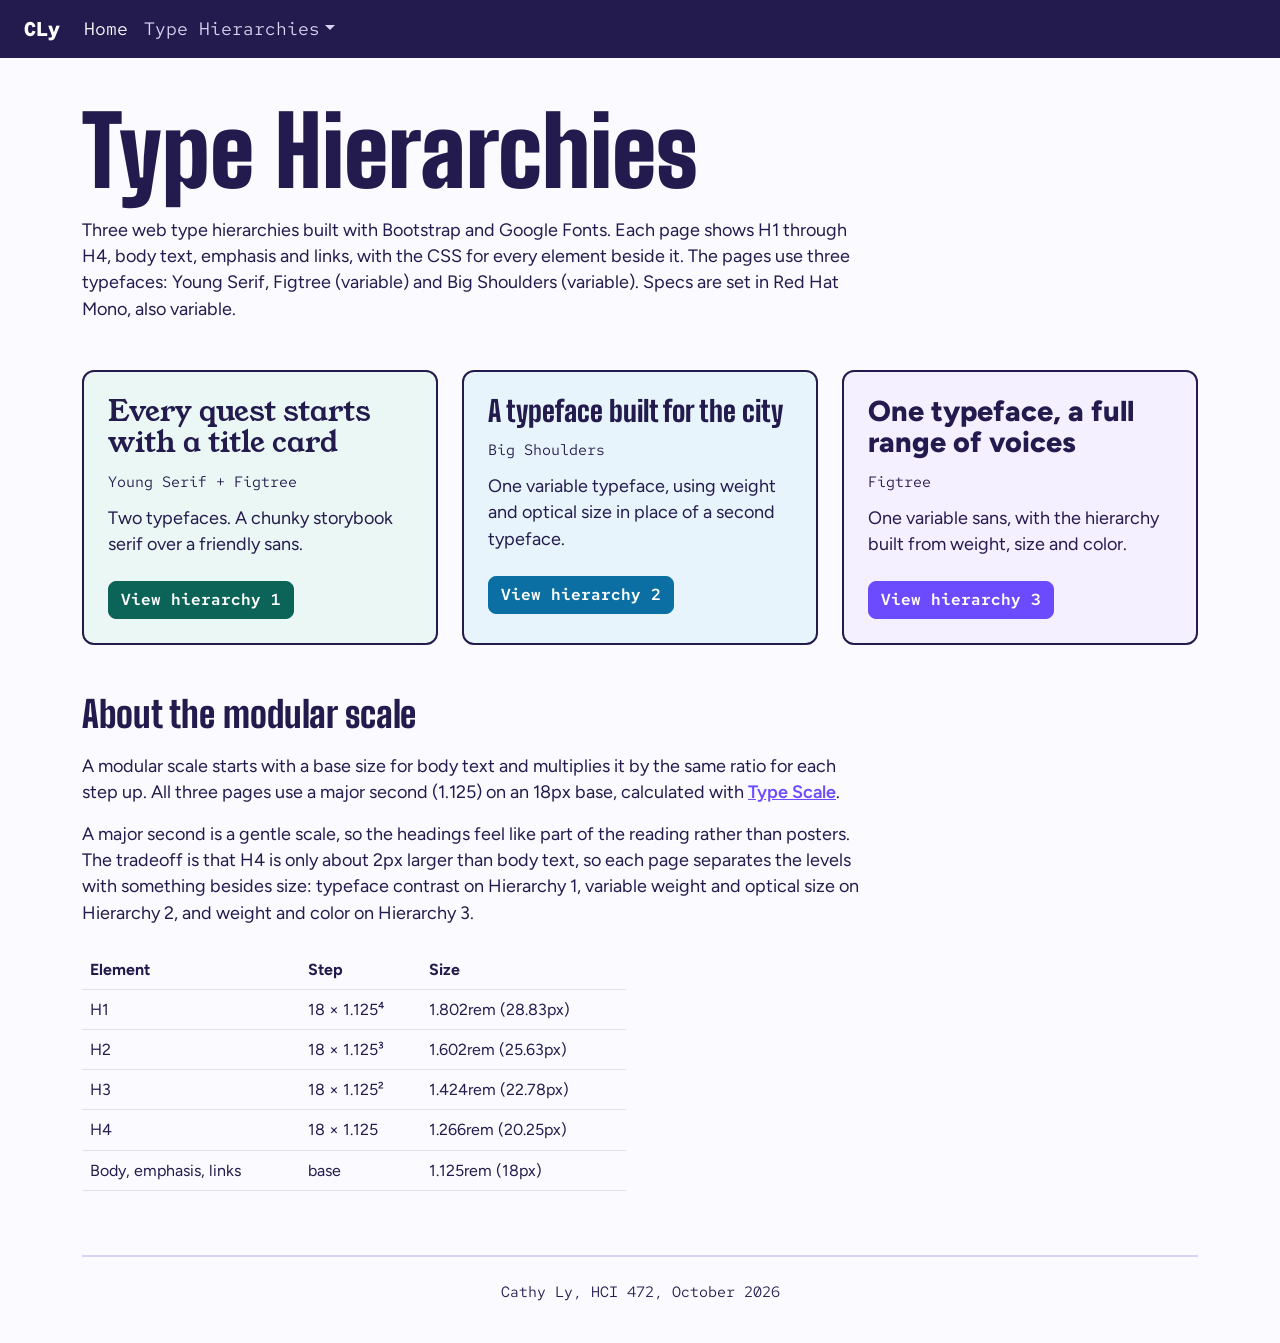
<file: index.html>
<!doctype html>
<html lang="en">
<head>
  <meta charset="utf-8">
  <meta name="viewport" content="width=device-width, initial-scale=1">
  <title>Type Hierarchies</title>
  <link href="https://cdn.jsdelivr.net/npm/bootstrap@5.3.3/dist/css/bootstrap.min.css" rel="stylesheet">
  <link rel="preconnect" href="https://fonts.googleapis.com">
  <link rel="preconnect" href="https://fonts.gstatic.com" crossorigin>
  <link href="https://fonts.googleapis.com/css2?family=Big+Shoulders:opsz,wght@10..72,100..900&family=Figtree:wght@300..900&family=Young+Serif&family=Red+Hat+Mono:wght@300..700&display=swap" rel="stylesheet">
  <link href="css/main.css" rel="stylesheet">
  <link href="css/index.css" rel="stylesheet">
</head>
<body>
  <nav class="navbar navbar-expand-md navbar-dark site-navbar">
    <div class="container-fluid px-4">
      <a class="navbar-brand" href="index.html">CLy</a>
      <button class="navbar-toggler" type="button" data-bs-toggle="collapse" data-bs-target="#mainNav" aria-controls="mainNav" aria-expanded="false" aria-label="Toggle navigation">
        <span class="navbar-toggler-icon"></span>
      </button>
      <div class="collapse navbar-collapse" id="mainNav">
        <ul class="navbar-nav">
          <li class="nav-item"><a class="nav-link active" aria-current="page" href="index.html">Home</a></li>
          <li class="nav-item dropdown">
            <a class="nav-link dropdown-toggle" href="#" role="button" data-bs-toggle="dropdown" aria-expanded="false">Type Hierarchies</a>
            <ul class="dropdown-menu"><li><a class="dropdown-item" href="hierarchy1.html">Hierarchy 1</a></li><li><a class="dropdown-item" href="hierarchy2.html">Hierarchy 2</a></li><li><a class="dropdown-item" href="hierarchy3.html">Hierarchy 3</a></li></ul>
          </li>
        </ul>
      </div>
    </div>
  </nav>
  <div class="container-lg">
    <header class="row">
      <div class="col-lg-9">
        <h1 class="cover-title">Type Hierarchies</h1>
        <p>Three web type hierarchies built with Bootstrap and Google Fonts. Each page shows H1 through H4, body text, emphasis and links, with the CSS for every element beside it. The pages use three typefaces: Young Serif, Figtree (variable) and Big Shoulders (variable). Specs are set in Red Hat Mono, also variable.</p>
      </div>
    </header>
    <main>
      <section class="row g-4 pt-5" aria-label="The three hierarchies">
        <div class="col-md-4">
          <div class="level-card card-1">
            <h2 class="card-title">Every quest starts with a title card</h2>
            <p class="mono">Young Serif + Figtree</p>
            <p>Two typefaces. A chunky storybook serif over a friendly sans.</p>
            <a class="btn btn-primary mt-4" href="hierarchy1.html">View hierarchy 1</a>
          </div>
        </div>
        <div class="col-md-4">
          <div class="level-card card-2">
            <h2 class="card-title">A typeface built for the city</h2>
            <p class="mono">Big Shoulders</p>
            <p>One variable typeface, using weight and optical size in place of a second typeface.</p>
            <a class="btn btn-primary mt-4" href="hierarchy2.html">View hierarchy 2</a>
          </div>
        </div>
        <div class="col-md-4">
          <div class="level-card card-3">
            <h2 class="card-title">One typeface, a full range of voices</h2>
            <p class="mono">Figtree</p>
            <p>One variable sans, with the hierarchy built from weight, size and color.</p>
            <a class="btn btn-primary mt-4" href="hierarchy3.html">View hierarchy 3</a>
          </div>
        </div>
      </section>
      <section class="row scales" aria-labelledby="scalesHeading">
        <div class="col-lg-9">
          <h2 id="scalesHeading">About the modular scale</h2>
          <p>A modular scale starts with a base size for body text and multiplies it by the same ratio for each step up. All three pages use a major second (1.125) on an 18px base, calculated with <a href="https://typescale.com" target="_blank" rel="noopener">Type Scale</a>.</p>
          <p>A major second is a gentle scale, so the headings feel like part of the reading rather than posters. The tradeoff is that H4 is only about 2px larger than body text, so each page separates the levels with something besides size: typeface contrast on Hierarchy 1, variable weight and optical size on Hierarchy 2, and weight and color on Hierarchy 3.</p>
          <table class="table scale-table">
            <thead>
              <tr><th scope="col">Element</th><th scope="col">Step</th><th scope="col">Size</th></tr>
            </thead>
            <tbody>
              <tr><td>H1</td><td>18 &times; 1.125&#8308;</td><td>1.802rem (28.83px)</td></tr>
              <tr><td>H2</td><td>18 &times; 1.125&sup3;</td><td>1.602rem (25.63px)</td></tr>
              <tr><td>H3</td><td>18 &times; 1.125&sup2;</td><td>1.424rem (22.78px)</td></tr>
              <tr><td>H4</td><td>18 &times; 1.125</td><td>1.266rem (20.25px)</td></tr>
              <tr><td>Body, emphasis, links</td><td>base</td><td>1.125rem (18px)</td></tr>
            </tbody>
          </table>
        </div>
      </section>
    </main>
    <footer class="site-footer mono">
      <p class="mx-auto">Cathy Ly, HCI 472, October 2026</p>
    </footer>
  </div>
  <script src="https://cdn.jsdelivr.net/npm/bootstrap@5.3.3/dist/js/bootstrap.bundle.min.js"></script>
</body>
</html>
</file>
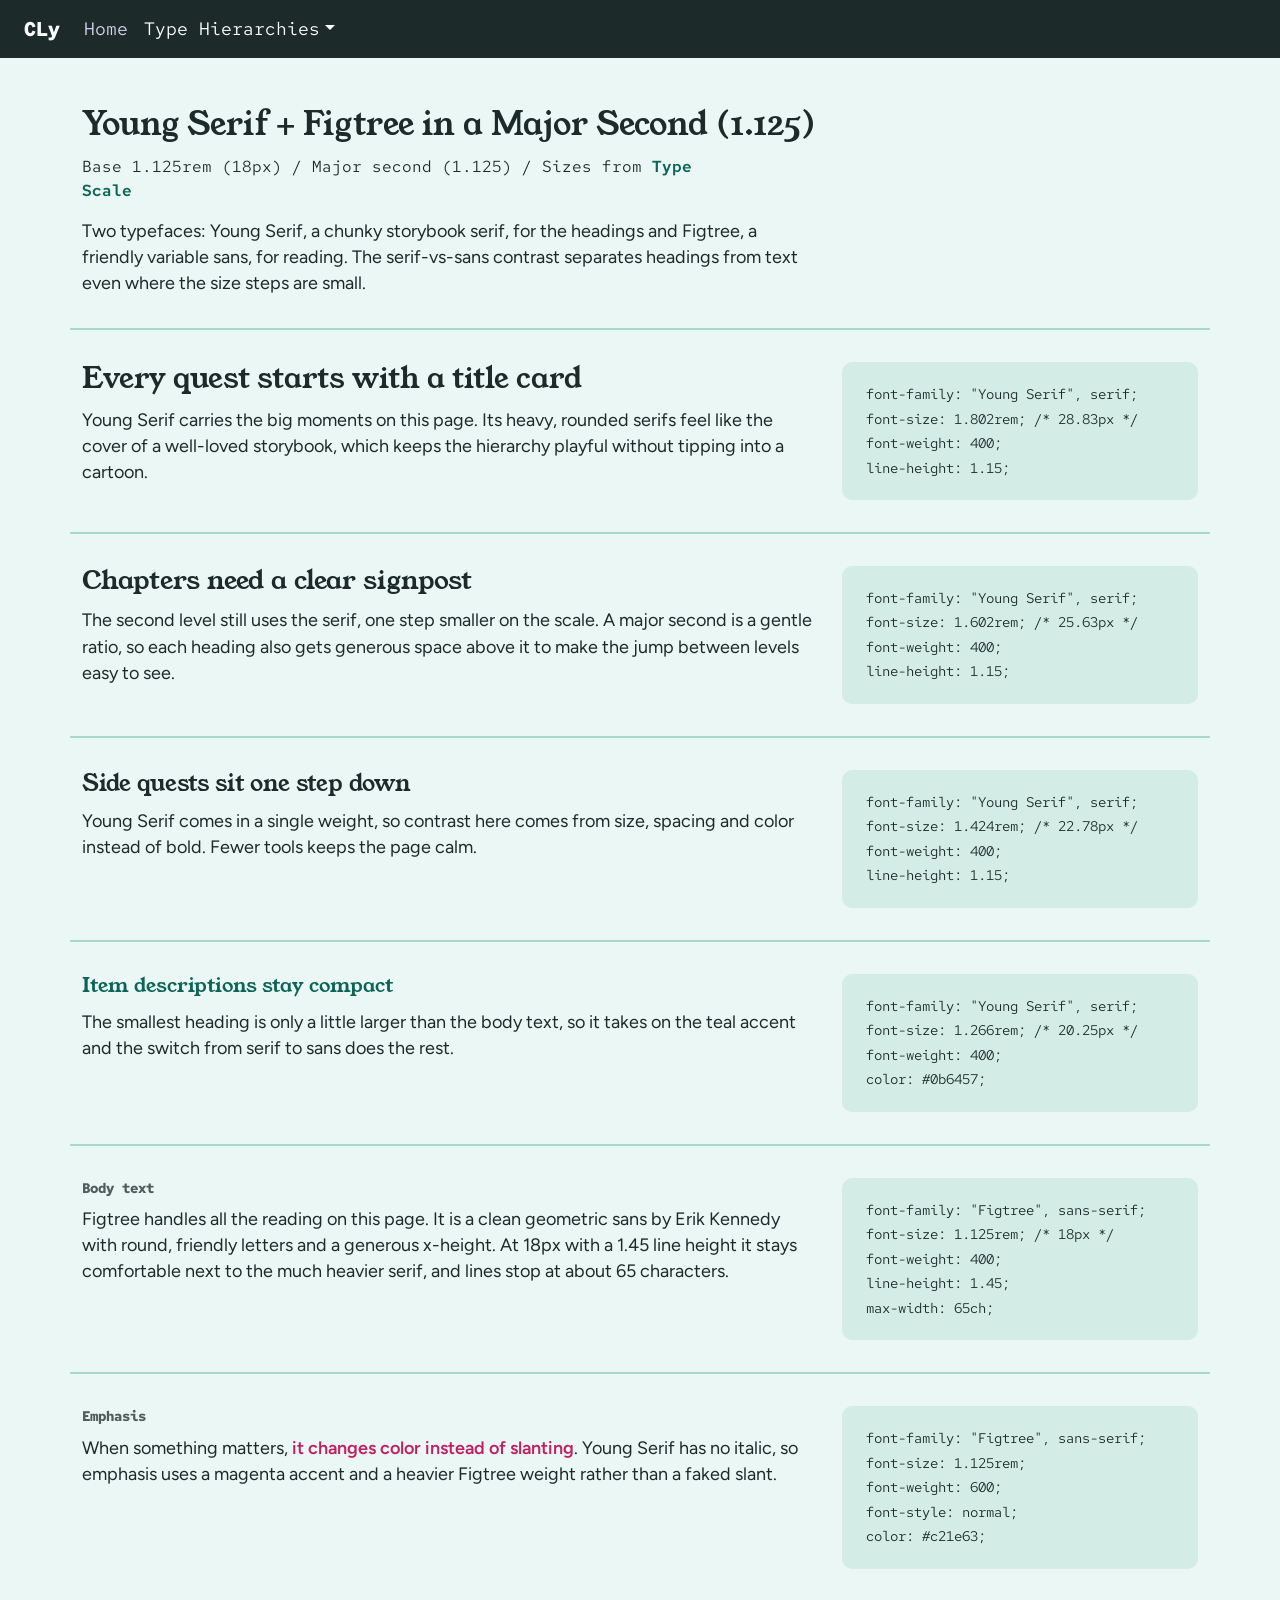
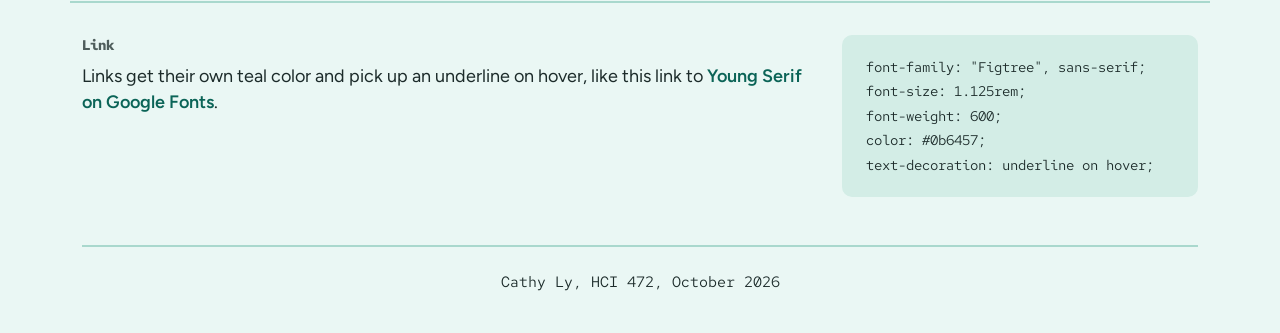
<file: hierarchy1.html>
<!doctype html>
<html lang="en">
<head>
  <meta charset="utf-8">
  <meta name="viewport" content="width=device-width, initial-scale=1">
  <title>Hierarchy 1: Young Serif and Figtree</title>
  <link href="https://cdn.jsdelivr.net/npm/bootstrap@5.3.3/dist/css/bootstrap.min.css" rel="stylesheet">
  <link rel="preconnect" href="https://fonts.googleapis.com">
  <link rel="preconnect" href="https://fonts.gstatic.com" crossorigin>
  <link href="https://fonts.googleapis.com/css2?family=Figtree:wght@300..900&family=Young+Serif&family=Red+Hat+Mono:wght@300..700&display=swap" rel="stylesheet">
  <link href="css/main.css" rel="stylesheet">
  <link href="css/hierarchy1.css" rel="stylesheet">
</head>
<body>
  <nav class="navbar navbar-expand-md navbar-dark site-navbar">
    <div class="container-fluid px-4">
      <a class="navbar-brand" href="index.html">CLy</a>
      <button class="navbar-toggler" type="button" data-bs-toggle="collapse" data-bs-target="#mainNav" aria-controls="mainNav" aria-expanded="false" aria-label="Toggle navigation">
        <span class="navbar-toggler-icon"></span>
      </button>
      <div class="collapse navbar-collapse" id="mainNav">
        <ul class="navbar-nav">
          <li class="nav-item"><a class="nav-link" href="index.html">Home</a></li>
          <li class="nav-item dropdown">
            <a class="nav-link dropdown-toggle active" href="#" role="button" data-bs-toggle="dropdown" aria-expanded="false">Type Hierarchies</a>
            <ul class="dropdown-menu"><li><a class="dropdown-item active" aria-current="page" href="hierarchy1.html">Hierarchy 1</a></li><li><a class="dropdown-item" href="hierarchy2.html">Hierarchy 2</a></li><li><a class="dropdown-item" href="hierarchy3.html">Hierarchy 3</a></li></ul>
          </li>
        </ul>
      </div>
    </div>
  </nav>
  <div class="container-lg">
    <header class="row page-head">
      <div class="col-lg-8">
        <h1 class="page-title">Young Serif + Figtree in a Major Second (1.125)</h1>
        <p class="meta mono">Base 1.125rem (18px) / Major second (1.125) / Sizes from <a href="https://typescale.com" target="_blank" rel="noopener">Type Scale</a></p>
        <p>Two typefaces: Young Serif, a chunky storybook serif, for the headings and Figtree, a friendly variable sans, for reading. The serif-vs-sans contrast separates headings from text even where the size steps are small.</p>
      </div>
    </header>
    <main>
      <div class="row level">
        <div class="col-lg-8">
          <h1>Every quest starts with a title card</h1><p>Young Serif carries the big moments on this page. Its heavy, rounded serifs feel like the cover of a well-loved storybook, which keeps the hierarchy playful without tipping into a cartoon.</p>
        </div>
        <div class="col-lg-4">
          <pre class="spec-panel mono">font-family: "Young Serif", serif;
font-size: 1.802rem; /* 28.83px */
font-weight: 400;
line-height: 1.15;</pre>
        </div>
      </div>
      <div class="row level">
        <div class="col-lg-8">
          <h2>Chapters need a clear signpost</h2><p>The second level still uses the serif, one step smaller on the scale. A major second is a gentle ratio, so each heading also gets generous space above it to make the jump between levels easy to see.</p>
        </div>
        <div class="col-lg-4">
          <pre class="spec-panel mono">font-family: "Young Serif", serif;
font-size: 1.602rem; /* 25.63px */
font-weight: 400;
line-height: 1.15;</pre>
        </div>
      </div>
      <div class="row level">
        <div class="col-lg-8">
          <h3>Side quests sit one step down</h3><p>Young Serif comes in a single weight, so contrast here comes from size, spacing and color instead of bold. Fewer tools keeps the page calm.</p>
        </div>
        <div class="col-lg-4">
          <pre class="spec-panel mono">font-family: "Young Serif", serif;
font-size: 1.424rem; /* 22.78px */
font-weight: 400;
line-height: 1.15;</pre>
        </div>
      </div>
      <div class="row level">
        <div class="col-lg-8">
          <h4>Item descriptions stay compact</h4><p>The smallest heading is only a little larger than the body text, so it takes on the teal accent and the switch from serif to sans does the rest.</p>
        </div>
        <div class="col-lg-4">
          <pre class="spec-panel mono">font-family: "Young Serif", serif;
font-size: 1.266rem; /* 20.25px */
font-weight: 400;
color: #0b6457;</pre>
        </div>
      </div>
      <div class="row level">
        <div class="col-lg-8">
          <p class="row-label mono">Body text</p><p>Figtree handles all the reading on this page. It is a clean geometric sans by Erik Kennedy with round, friendly letters and a generous x-height. At 18px with a 1.45 line height it stays comfortable next to the much heavier serif, and lines stop at about 65 characters.</p>
        </div>
        <div class="col-lg-4">
          <pre class="spec-panel mono">font-family: "Figtree", sans-serif;
font-size: 1.125rem; /* 18px */
font-weight: 400;
line-height: 1.45;
max-width: 65ch;</pre>
        </div>
      </div>
      <div class="row level">
        <div class="col-lg-8">
          <p class="row-label mono">Emphasis</p><p>When something matters, <em>it changes color instead of slanting</em>. Young Serif has no italic, so emphasis uses a magenta accent and a heavier Figtree weight rather than a faked slant.</p>
        </div>
        <div class="col-lg-4">
          <pre class="spec-panel mono">font-family: "Figtree", sans-serif;
font-size: 1.125rem;
font-weight: 600;
font-style: normal;
color: #c21e63;</pre>
        </div>
      </div>
      <div class="row level">
        <div class="col-lg-8">
          <p class="row-label mono">Link</p><p>Links get their own teal color and pick up an underline on hover, like this link to <a href="https://fonts.google.com/specimen/Young+Serif" target="_blank" rel="noopener">Young Serif on Google Fonts</a>.</p>
        </div>
        <div class="col-lg-4">
          <pre class="spec-panel mono">font-family: "Figtree", sans-serif;
font-size: 1.125rem;
font-weight: 600;
color: #0b6457;
text-decoration: underline on hover;</pre>
        </div>
      </div>
    </main>
    <footer class="site-footer mono">
      <p class="mx-auto">Cathy Ly, HCI 472, October 2026</p>
    </footer>
  </div>
  <script src="https://cdn.jsdelivr.net/npm/bootstrap@5.3.3/dist/js/bootstrap.bundle.min.js"></script>
</body>
</html>
</file>
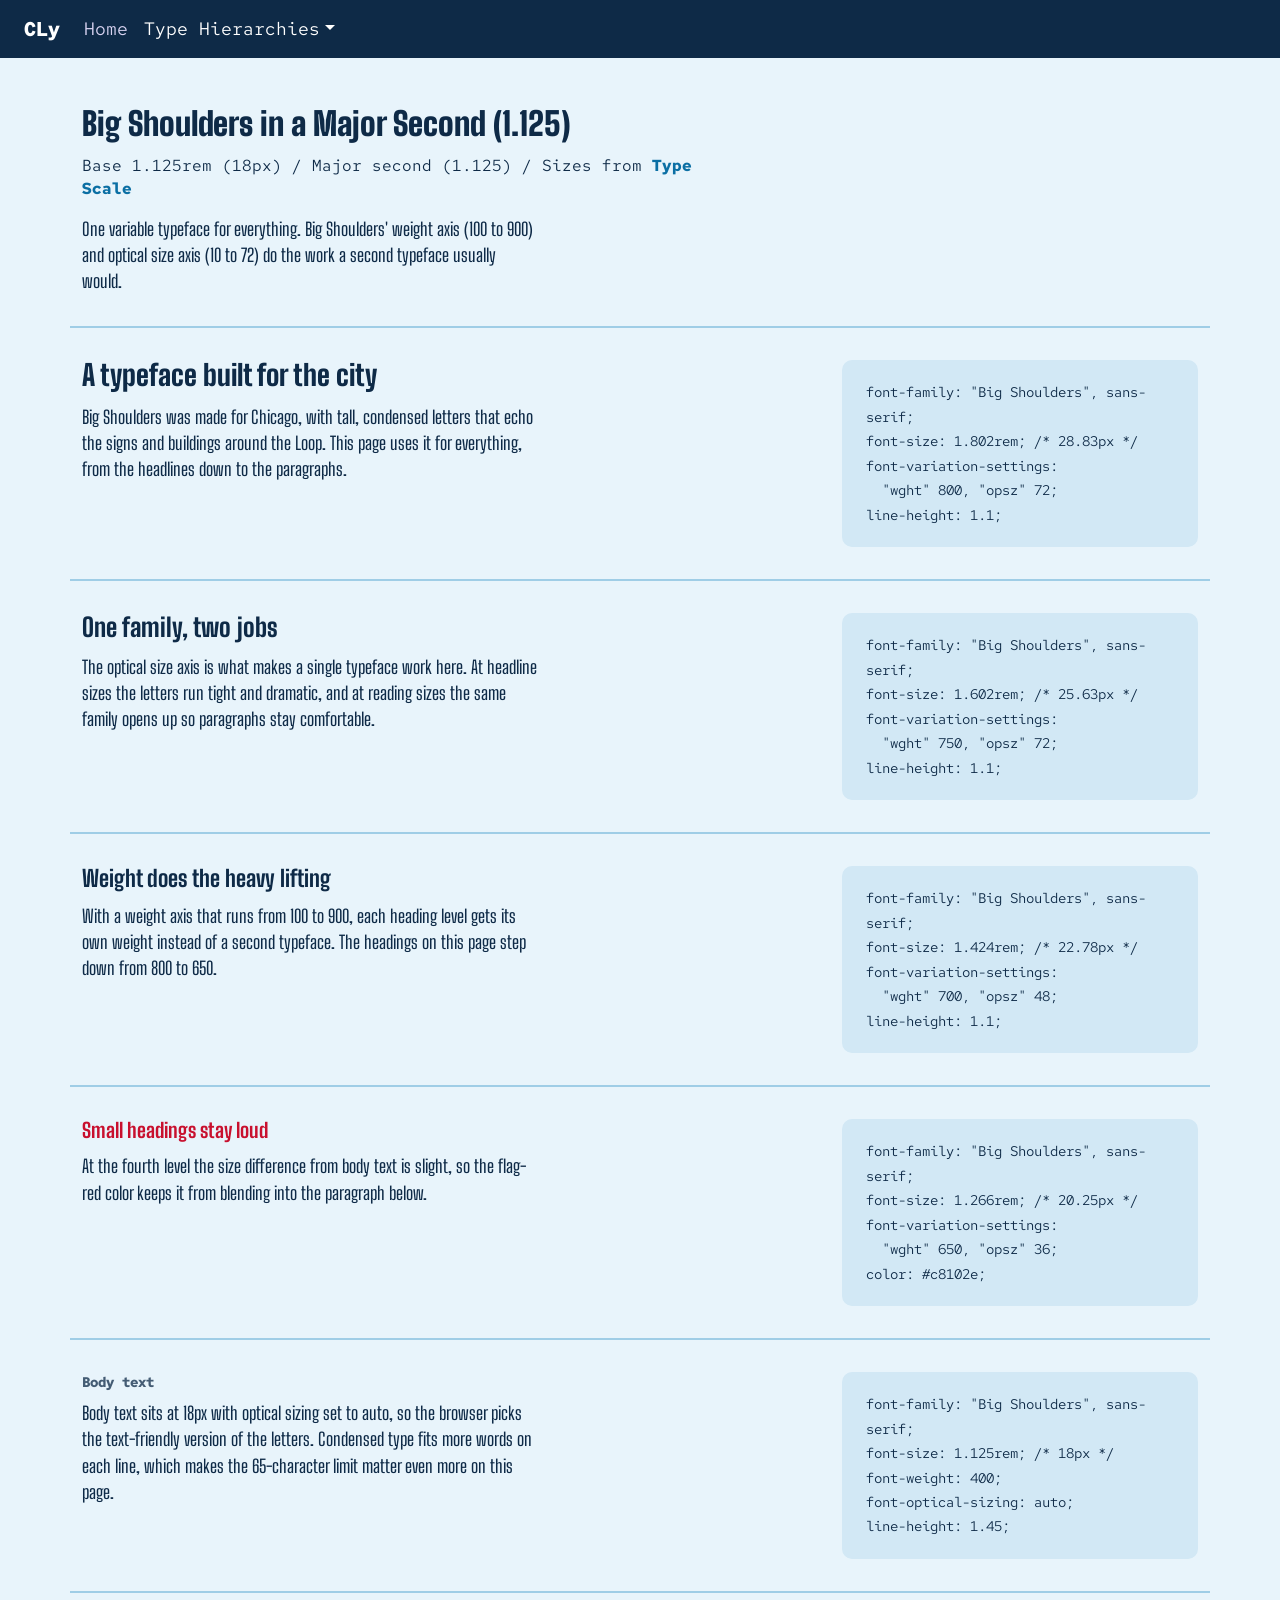
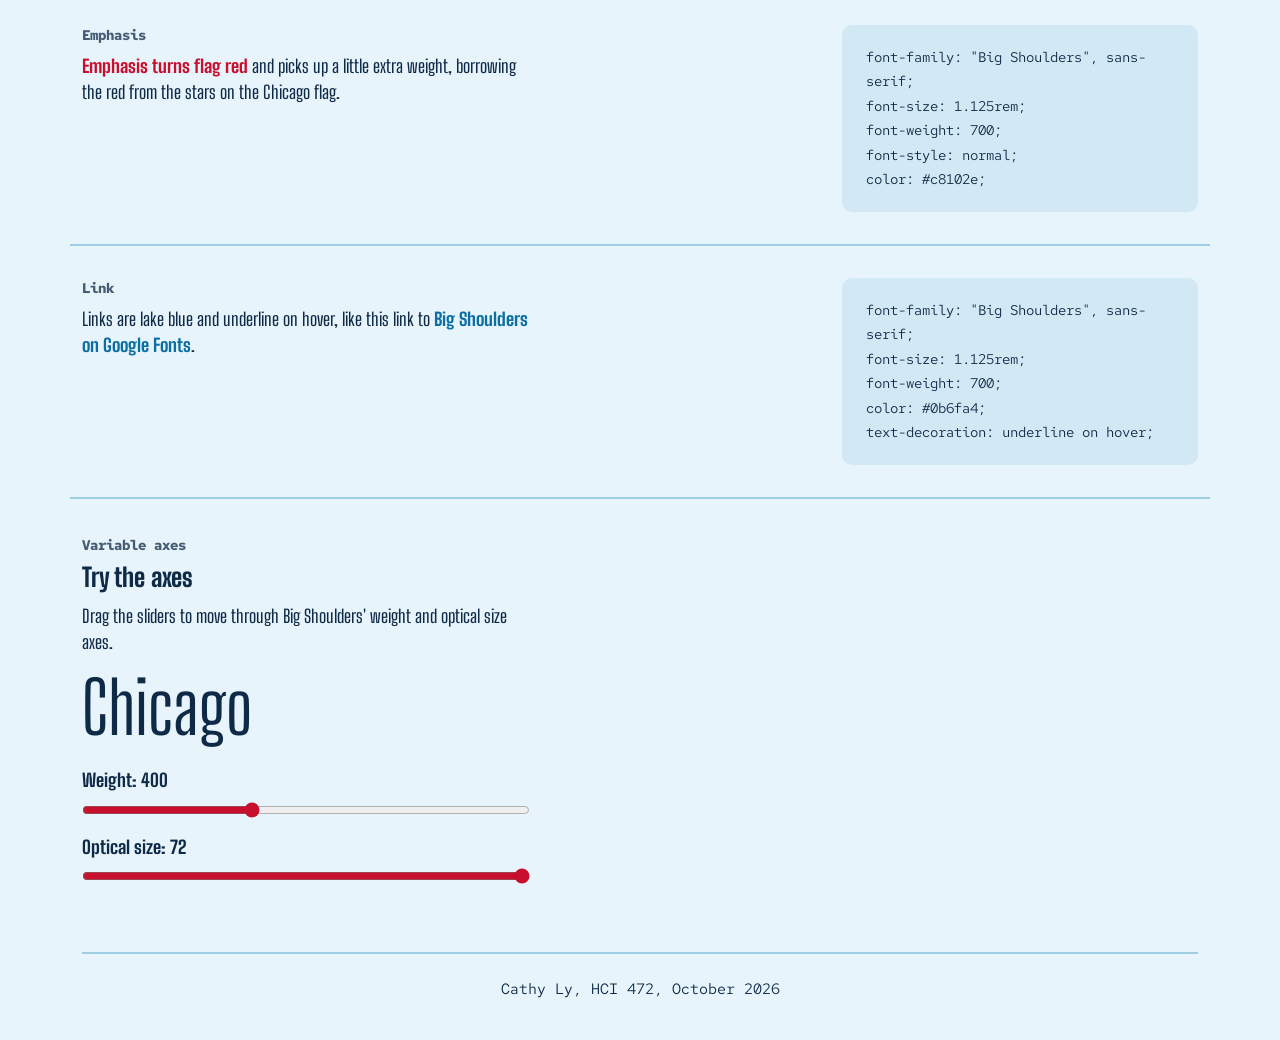
<file: hierarchy2.html>
<!doctype html>
<html lang="en">
<head>
  <meta charset="utf-8">
  <meta name="viewport" content="width=device-width, initial-scale=1">
  <title>Hierarchy 2: Big Shoulders</title>
  <link href="https://cdn.jsdelivr.net/npm/bootstrap@5.3.3/dist/css/bootstrap.min.css" rel="stylesheet">
  <link rel="preconnect" href="https://fonts.googleapis.com">
  <link rel="preconnect" href="https://fonts.gstatic.com" crossorigin>
  <link href="https://fonts.googleapis.com/css2?family=Big+Shoulders:opsz,wght@10..72,100..900&family=Red+Hat+Mono:wght@300..700&display=swap" rel="stylesheet">
  <link href="css/main.css" rel="stylesheet">
  <link href="css/hierarchy2.css" rel="stylesheet">
</head>
<body>
  <nav class="navbar navbar-expand-md navbar-dark site-navbar">
    <div class="container-fluid px-4">
      <a class="navbar-brand" href="index.html">CLy</a>
      <button class="navbar-toggler" type="button" data-bs-toggle="collapse" data-bs-target="#mainNav" aria-controls="mainNav" aria-expanded="false" aria-label="Toggle navigation">
        <span class="navbar-toggler-icon"></span>
      </button>
      <div class="collapse navbar-collapse" id="mainNav">
        <ul class="navbar-nav">
          <li class="nav-item"><a class="nav-link" href="index.html">Home</a></li>
          <li class="nav-item dropdown">
            <a class="nav-link dropdown-toggle active" href="#" role="button" data-bs-toggle="dropdown" aria-expanded="false">Type Hierarchies</a>
            <ul class="dropdown-menu"><li><a class="dropdown-item" href="hierarchy1.html">Hierarchy 1</a></li><li><a class="dropdown-item active" aria-current="page" href="hierarchy2.html">Hierarchy 2</a></li><li><a class="dropdown-item" href="hierarchy3.html">Hierarchy 3</a></li></ul>
          </li>
        </ul>
      </div>
    </div>
  </nav>
  <div class="container-lg">
    <header class="row page-head">
      <div class="col-lg-8">
        <h1 class="page-title">Big Shoulders in a Major Second (1.125)</h1>
        <p class="meta mono">Base 1.125rem (18px) / Major second (1.125) / Sizes from <a href="https://typescale.com" target="_blank" rel="noopener">Type Scale</a></p>
        <p>One variable typeface for everything. Big Shoulders' weight axis (100 to 900) and optical size axis (10 to 72) do the work a second typeface usually would.</p>
      </div>
    </header>
    <main>
      <div class="row level">
        <div class="col-lg-8">
          <h1>A typeface built for the city</h1><p>Big Shoulders was made for Chicago, with tall, condensed letters that echo the signs and buildings around the Loop. This page uses it for everything, from the headlines down to the paragraphs.</p>
        </div>
        <div class="col-lg-4">
          <pre class="spec-panel mono">font-family: "Big Shoulders", sans-serif;
font-size: 1.802rem; /* 28.83px */
font-variation-settings:
  "wght" 800, "opsz" 72;
line-height: 1.1;</pre>
        </div>
      </div>
      <div class="row level">
        <div class="col-lg-8">
          <h2>One family, two jobs</h2><p>The optical size axis is what makes a single typeface work here. At headline sizes the letters run tight and dramatic, and at reading sizes the same family opens up so paragraphs stay comfortable.</p>
        </div>
        <div class="col-lg-4">
          <pre class="spec-panel mono">font-family: "Big Shoulders", sans-serif;
font-size: 1.602rem; /* 25.63px */
font-variation-settings:
  "wght" 750, "opsz" 72;
line-height: 1.1;</pre>
        </div>
      </div>
      <div class="row level">
        <div class="col-lg-8">
          <h3>Weight does the heavy lifting</h3><p>With a weight axis that runs from 100 to 900, each heading level gets its own weight instead of a second typeface. The headings on this page step down from 800 to 650.</p>
        </div>
        <div class="col-lg-4">
          <pre class="spec-panel mono">font-family: "Big Shoulders", sans-serif;
font-size: 1.424rem; /* 22.78px */
font-variation-settings:
  "wght" 700, "opsz" 48;
line-height: 1.1;</pre>
        </div>
      </div>
      <div class="row level">
        <div class="col-lg-8">
          <h4>Small headings stay loud</h4><p>At the fourth level the size difference from body text is slight, so the flag-red color keeps it from blending into the paragraph below.</p>
        </div>
        <div class="col-lg-4">
          <pre class="spec-panel mono">font-family: "Big Shoulders", sans-serif;
font-size: 1.266rem; /* 20.25px */
font-variation-settings:
  "wght" 650, "opsz" 36;
color: #c8102e;</pre>
        </div>
      </div>
      <div class="row level">
        <div class="col-lg-8">
          <p class="row-label mono">Body text</p><p>Body text sits at 18px with optical sizing set to auto, so the browser picks the text-friendly version of the letters. Condensed type fits more words on each line, which makes the 65-character limit matter even more on this page.</p>
        </div>
        <div class="col-lg-4">
          <pre class="spec-panel mono">font-family: "Big Shoulders", sans-serif;
font-size: 1.125rem; /* 18px */
font-weight: 400;
font-optical-sizing: auto;
line-height: 1.45;</pre>
        </div>
      </div>
      <div class="row level">
        <div class="col-lg-8">
          <p class="row-label mono">Emphasis</p><p><em>Emphasis turns flag red</em> and picks up a little extra weight, borrowing the red from the stars on the Chicago flag.</p>
        </div>
        <div class="col-lg-4">
          <pre class="spec-panel mono">font-family: "Big Shoulders", sans-serif;
font-size: 1.125rem;
font-weight: 700;
font-style: normal;
color: #c8102e;</pre>
        </div>
      </div>
      <div class="row level">
        <div class="col-lg-8">
          <p class="row-label mono">Link</p><p>Links are lake blue and underline on hover, like this link to <a href="https://fonts.google.com/specimen/Big+Shoulders" target="_blank" rel="noopener">Big Shoulders on Google Fonts</a>.</p>
        </div>
        <div class="col-lg-4">
          <pre class="spec-panel mono">font-family: "Big Shoulders", sans-serif;
font-size: 1.125rem;
font-weight: 700;
color: #0b6fa4;
text-decoration: underline on hover;</pre>
        </div>
      </div>
      <section class="row axis-demo" aria-labelledby="axisHeading">
        <div class="col-lg-8">
          <p class="row-label mono">Variable axes</p>
          <h2 id="axisHeading">Try the axes</h2>
          <p>Drag the sliders to move through Big Shoulders' weight and optical size axes.</p>
          <p class="axis-word" aria-hidden="true">Chicago</p>
          <div class="axis-controls">
            <label for="weightAxis">Weight: <span id="weightValue">400</span></label>
            <input type="range" id="weightAxis" min="100" max="900" step="10" value="400">
            <label for="opszAxis">Optical size: <span id="opszValue">72</span></label>
            <input type="range" id="opszAxis" min="10" max="72" step="1" value="72">
          </div>
        </div>
      </section>
    </main>
    <footer class="site-footer mono">
      <p class="mx-auto">Cathy Ly, HCI 472, October 2026</p>
    </footer>
  </div>
  <script src="https://cdn.jsdelivr.net/npm/bootstrap@5.3.3/dist/js/bootstrap.bundle.min.js"></script>
  <script src="js/axes.js"></script>
</body>
</html>
</file>
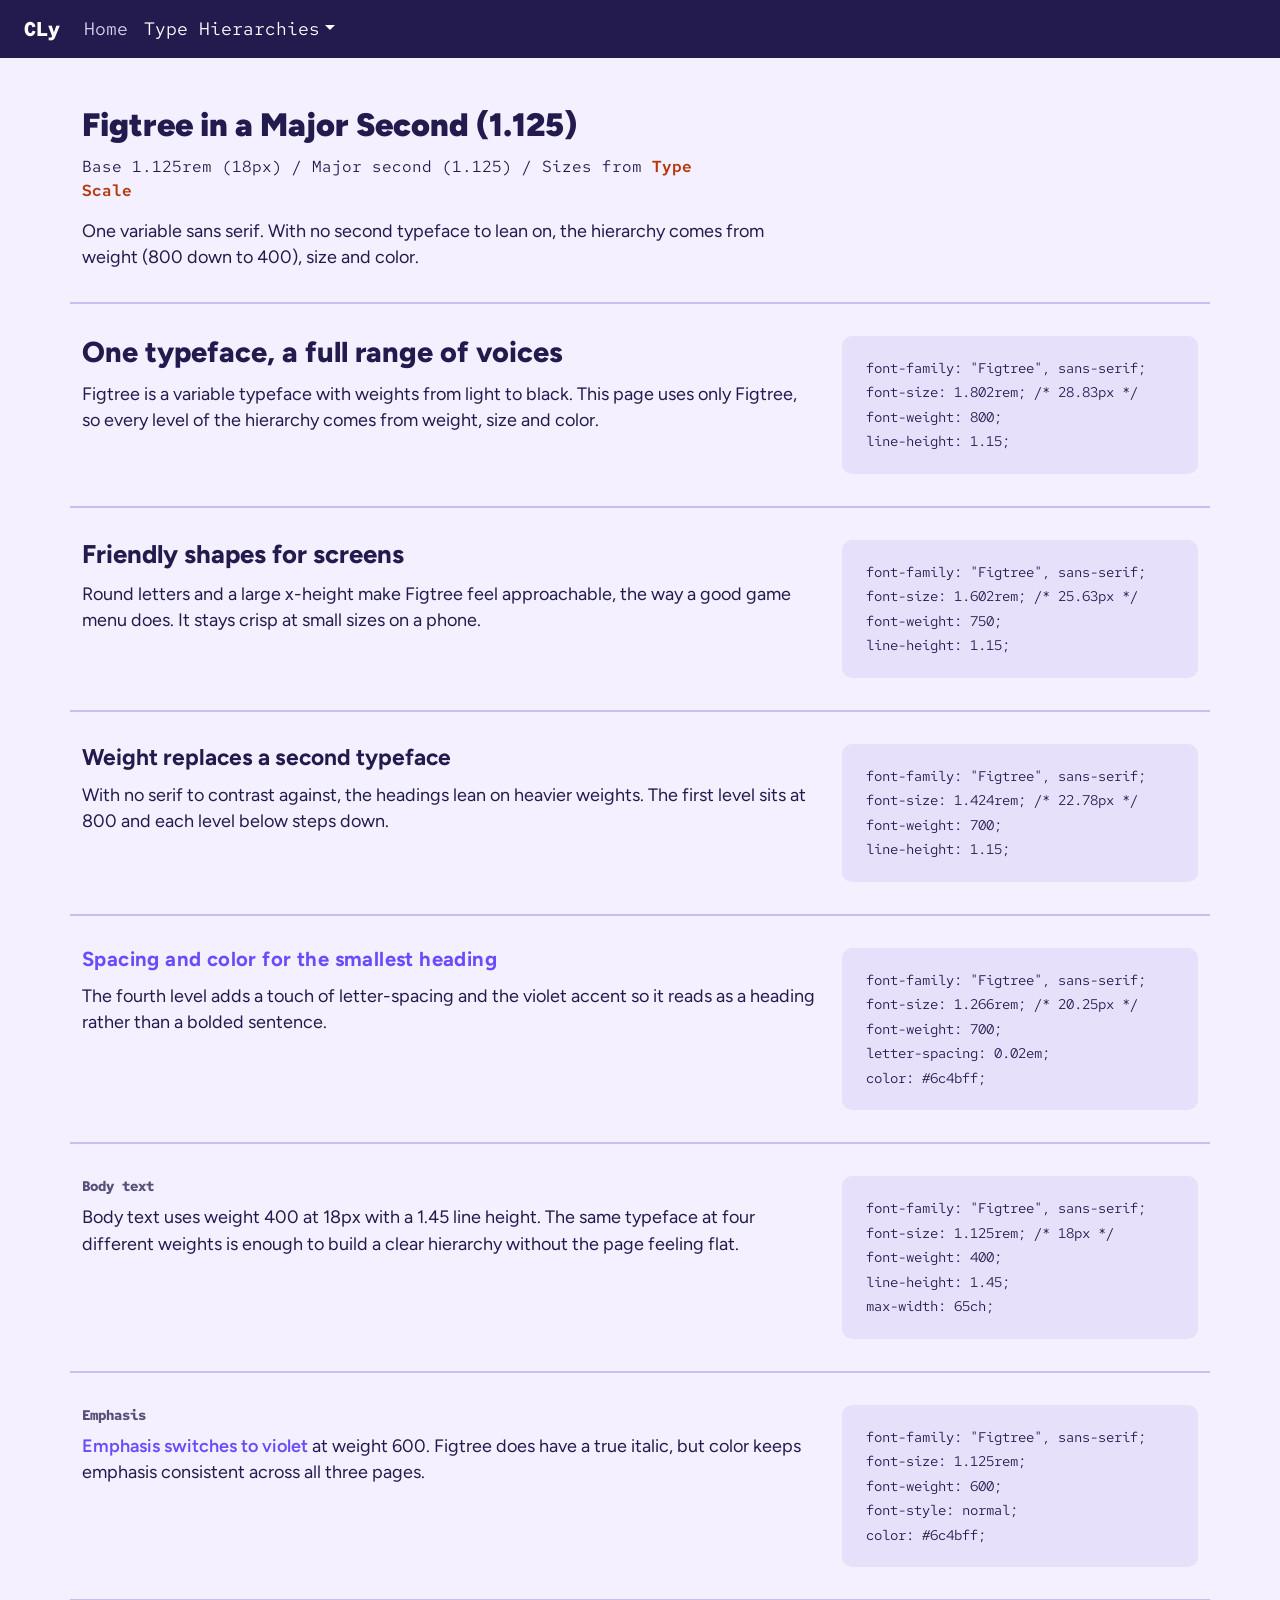
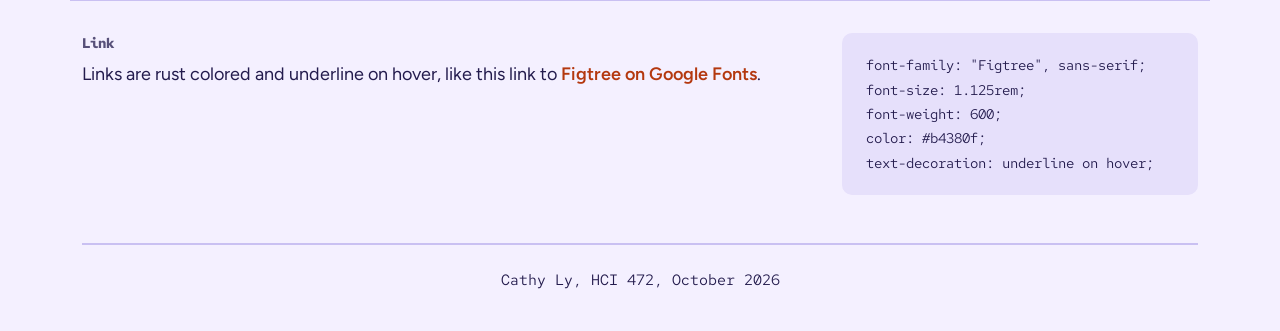
<file: hierarchy3.html>
<!doctype html>
<html lang="en">
<head>
  <meta charset="utf-8">
  <meta name="viewport" content="width=device-width, initial-scale=1">
  <title>Hierarchy 3: Figtree</title>
  <link href="https://cdn.jsdelivr.net/npm/bootstrap@5.3.3/dist/css/bootstrap.min.css" rel="stylesheet">
  <link rel="preconnect" href="https://fonts.googleapis.com">
  <link rel="preconnect" href="https://fonts.gstatic.com" crossorigin>
  <link href="https://fonts.googleapis.com/css2?family=Figtree:wght@300..900&family=Red+Hat+Mono:wght@300..700&display=swap" rel="stylesheet">
  <link href="css/main.css" rel="stylesheet">
  <link href="css/hierarchy3.css" rel="stylesheet">
</head>
<body>
  <nav class="navbar navbar-expand-md navbar-dark site-navbar">
    <div class="container-fluid px-4">
      <a class="navbar-brand" href="index.html">CLy</a>
      <button class="navbar-toggler" type="button" data-bs-toggle="collapse" data-bs-target="#mainNav" aria-controls="mainNav" aria-expanded="false" aria-label="Toggle navigation">
        <span class="navbar-toggler-icon"></span>
      </button>
      <div class="collapse navbar-collapse" id="mainNav">
        <ul class="navbar-nav">
          <li class="nav-item"><a class="nav-link" href="index.html">Home</a></li>
          <li class="nav-item dropdown">
            <a class="nav-link dropdown-toggle active" href="#" role="button" data-bs-toggle="dropdown" aria-expanded="false">Type Hierarchies</a>
            <ul class="dropdown-menu"><li><a class="dropdown-item" href="hierarchy1.html">Hierarchy 1</a></li><li><a class="dropdown-item" href="hierarchy2.html">Hierarchy 2</a></li><li><a class="dropdown-item active" aria-current="page" href="hierarchy3.html">Hierarchy 3</a></li></ul>
          </li>
        </ul>
      </div>
    </div>
  </nav>
  <div class="container-lg">
    <header class="row page-head">
      <div class="col-lg-8">
        <h1 class="page-title">Figtree in a Major Second (1.125)</h1>
        <p class="meta mono">Base 1.125rem (18px) / Major second (1.125) / Sizes from <a href="https://typescale.com" target="_blank" rel="noopener">Type Scale</a></p>
        <p>One variable sans serif. With no second typeface to lean on, the hierarchy comes from weight (800 down to 400), size and color.</p>
      </div>
    </header>
    <main>
      <div class="row level">
        <div class="col-lg-8">
          <h1>One typeface, a full range of voices</h1><p>Figtree is a variable typeface with weights from light to black. This page uses only Figtree, so every level of the hierarchy comes from weight, size and color.</p>
        </div>
        <div class="col-lg-4">
          <pre class="spec-panel mono">font-family: "Figtree", sans-serif;
font-size: 1.802rem; /* 28.83px */
font-weight: 800;
line-height: 1.15;</pre>
        </div>
      </div>
      <div class="row level">
        <div class="col-lg-8">
          <h2>Friendly shapes for screens</h2><p>Round letters and a large x-height make Figtree feel approachable, the way a good game menu does. It stays crisp at small sizes on a phone.</p>
        </div>
        <div class="col-lg-4">
          <pre class="spec-panel mono">font-family: "Figtree", sans-serif;
font-size: 1.602rem; /* 25.63px */
font-weight: 750;
line-height: 1.15;</pre>
        </div>
      </div>
      <div class="row level">
        <div class="col-lg-8">
          <h3>Weight replaces a second typeface</h3><p>With no serif to contrast against, the headings lean on heavier weights. The first level sits at 800 and each level below steps down.</p>
        </div>
        <div class="col-lg-4">
          <pre class="spec-panel mono">font-family: "Figtree", sans-serif;
font-size: 1.424rem; /* 22.78px */
font-weight: 700;
line-height: 1.15;</pre>
        </div>
      </div>
      <div class="row level">
        <div class="col-lg-8">
          <h4>Spacing and color for the smallest heading</h4><p>The fourth level adds a touch of letter-spacing and the violet accent so it reads as a heading rather than a bolded sentence.</p>
        </div>
        <div class="col-lg-4">
          <pre class="spec-panel mono">font-family: "Figtree", sans-serif;
font-size: 1.266rem; /* 20.25px */
font-weight: 700;
letter-spacing: 0.02em;
color: #6c4bff;</pre>
        </div>
      </div>
      <div class="row level">
        <div class="col-lg-8">
          <p class="row-label mono">Body text</p><p>Body text uses weight 400 at 18px with a 1.45 line height. The same typeface at four different weights is enough to build a clear hierarchy without the page feeling flat.</p>
        </div>
        <div class="col-lg-4">
          <pre class="spec-panel mono">font-family: "Figtree", sans-serif;
font-size: 1.125rem; /* 18px */
font-weight: 400;
line-height: 1.45;
max-width: 65ch;</pre>
        </div>
      </div>
      <div class="row level">
        <div class="col-lg-8">
          <p class="row-label mono">Emphasis</p><p><em>Emphasis switches to violet</em> at weight 600. Figtree does have a true italic, but color keeps emphasis consistent across all three pages.</p>
        </div>
        <div class="col-lg-4">
          <pre class="spec-panel mono">font-family: "Figtree", sans-serif;
font-size: 1.125rem;
font-weight: 600;
font-style: normal;
color: #6c4bff;</pre>
        </div>
      </div>
      <div class="row level">
        <div class="col-lg-8">
          <p class="row-label mono">Link</p><p>Links are rust colored and underline on hover, like this link to <a href="https://fonts.google.com/specimen/Figtree" target="_blank" rel="noopener">Figtree on Google Fonts</a>.</p>
        </div>
        <div class="col-lg-4">
          <pre class="spec-panel mono">font-family: "Figtree", sans-serif;
font-size: 1.125rem;
font-weight: 600;
color: #b4380f;
text-decoration: underline on hover;</pre>
        </div>
      </div>
    </main>
    <footer class="site-footer mono">
      <p class="mx-auto">Cathy Ly, HCI 472, October 2026</p>
    </footer>
  </div>
  <script src="https://cdn.jsdelivr.net/npm/bootstrap@5.3.3/dist/js/bootstrap.bundle.min.js"></script>
</body>
</html>
</file>
<file: css/main.css>
/* Shared layout for all type hierarchy pages.
   Each page's own stylesheet sets typefaces, sizes and colors. */

:root {
  --ink: #231b4d;
  --paper: #f4f0ff;
  --rule: #c9c0f2;
  --panel: #e6e0fb;
  --accent: #6c4bff;
  --link: #b4380f;
  --nav: #231b4d;
}

body {
  background-color: var(--paper);
  color: var(--ink);
  font-size: 1.125rem;   /* 18px base */
  line-height: 1.45;
}

p {
  max-width: 65ch;        /* keeps lines in the 50-75 character range */
  margin-bottom: 0;
}

/* Specs typeface: Red Hat Mono (variable), used only for specs */
.mono {
  font-family: "Red Hat Mono", monospace;
}

/* Navbar */
.site-navbar {
  background-color: var(--nav);
}

.site-navbar .navbar-brand {
  font-family: "Red Hat Mono", monospace;
  font-weight: 700;
  color: #ffffff;
}

.site-navbar .nav-link {
  font-family: "Red Hat Mono", monospace;
  color: #d9d4f2;
}

.site-navbar .nav-link:hover,
.site-navbar .nav-link.active,
.site-navbar .nav-link.show {
  color: #ffffff;
}

.site-navbar .dropdown-item {
  font-family: "Red Hat Mono", monospace;
}

/* Page heading */
.page-head {
  padding-top: 3rem;
  padding-bottom: 2rem;
}

.page-head .meta {
  font-size: 1rem;
  margin-top: 0.5rem;
  margin-bottom: 1rem;
}

/* One row per element: sample on the left, specs on the right */
.level {
  border-top: 2px solid var(--rule);
  padding-top: 2rem;
  padding-bottom: 2rem;
}

.row-label {
  font-size: 0.875rem;
  font-weight: 700;
  margin-bottom: 0.5rem;
  opacity: 0.75;
}

.spec-panel {
  background-color: var(--panel);
  border-radius: 10px;
  padding: 1.25rem 1.5rem;
  font-size: 0.9rem;
  line-height: 1.7;
  white-space: pre-wrap;
  margin: 1rem 0 0;
  overflow-x: auto;
}

@media (min-width: 992px) {
  .spec-panel {
    margin-top: 0;
  }
}

/* Links and focus */
a:focus-visible,
.btn:focus-visible {
  outline: 3px solid var(--accent);
  outline-offset: 3px;
}

.site-footer {
  border-top: 2px solid var(--rule);
  padding-top: 1.5rem;
  padding-bottom: 2.5rem;
  margin-top: 1rem;
  font-size: 0.95rem;
  text-align: center;
}

@media (prefers-reduced-motion: reduce) {
  * {
    animation: none !important;
    transition: none !important;
  }
}
</file>
<file: css/index.css>
/* Index: Big Shoulders title, Figtree text, card headings in each page's typeface */

:root {
  --ink: #231b4d;
  --paper: #fbfaff;
  --rule: #d9d2f5;
  --accent: #6c4bff;
  --nav: #231b4d;
}

body {
  font-family: "Figtree", sans-serif;
}

.cover-title {
  font-family: "Big Shoulders", sans-serif;
  font-size: clamp(3.25rem, 9vw, 6rem);
  line-height: 0.95;
  margin: 3rem 0 1.25rem;
  font-variation-settings: "wght" 900, "opsz" 72;
  animation: weight-in 1.6s ease-out 1;
}

/* One load moment: the title sweeps through the weight axis */
@keyframes weight-in {
  from { font-variation-settings: "wght" 100, "opsz" 72; }
  to   { font-variation-settings: "wght" 900, "opsz" 72; }
}

.level-card {
  height: 100%;
  border: 2px solid var(--ink);
  border-radius: 12px;
  padding: 1.5rem;
  display: flex;
  flex-direction: column;
}

.level-card .card-title {
  font-size: 1.802rem;
  line-height: 1.1;
  margin-bottom: 0.75rem;
}

.level-card .mono {
  font-size: 0.95rem;
  margin-bottom: 0.75rem;
}

.level-card .btn {
  margin-top: auto;
  align-self: flex-start;
  font-family: "Red Hat Mono", monospace;
  font-weight: 600;
  border-radius: 8px;
}

.card-1 { background-color: #eaf7f4; }
.card-1 .card-title { font-family: "Young Serif", serif; }
.card-1 .btn { background-color: #0b6457; border-color: #0b6457; }

.card-2 { background-color: #e8f4fb; }
.card-2 .card-title { font-family: "Big Shoulders", sans-serif; font-variation-settings: "wght" 800, "opsz" 72; }
.card-2 .btn { background-color: #0b6fa4; border-color: #0b6fa4; }

.card-3 { background-color: #f4f0ff; }
.card-3 .card-title { font-family: "Figtree", sans-serif; font-weight: 800; }
.card-3 .btn { background-color: #6c4bff; border-color: #6c4bff; }

.scales {
  padding-top: 3rem;
  padding-bottom: 2rem;
}

.scales h2 {
  font-family: "Big Shoulders", sans-serif;
  font-variation-settings: "wght" 800, "opsz" 72;
  font-size: 2.281rem;
  margin-bottom: 1rem;
}

.scales p + p {
  margin-top: 1rem;
}

.scale-table {
  font-size: 1rem;
  margin-top: 1.5rem;
  max-width: 34rem;
}

.scale-table th,
.scale-table td {
  background-color: transparent;
  color: var(--ink);
}

a {
  color: var(--accent);
  font-weight: 600;
}
</file>
<file: css/hierarchy1.css>
/* Hierarchy 1: Young Serif (headings) + Figtree (body)
   Major second scale (1.125), 18px base */

:root {
  --ink: #1c2b2a;
  --paper: #eaf7f4;
  --rule: #a9d8cd;
  --accent: #c21e63;   /* emphasis */
  --link: #0b6457;
  --panel: #d3ede6;
  --nav: #1c2b2a;
}

body {
  font-family: "Figtree", sans-serif;
  font-weight: 400;
}

h1, h2, h3, h4, .page-title {
  font-family: "Young Serif", serif;
  font-weight: 400;     /* Young Serif has one weight */
  line-height: 1.15;
  margin-bottom: 0.75rem;
}

.page-title { font-size: 2.027rem; }  /* 32.44px, r^5 */
h1 { font-size: 1.802rem; }           /* 28.83px, r^4 */
h2 { font-size: 1.602rem; }           /* 25.63px, r^3 */
h3 { font-size: 1.424rem; }           /* 22.78px, r^2 */
h4 {
  font-size: 1.266rem;                /* 20.25px, r^1 */
  color: var(--link);                 /* color separates H4 from body */
}

em {
  font-style: normal;   /* no faked italic: Young Serif has none */
  color: var(--accent);
  font-weight: 600;
}

a {
  color: var(--link);
  font-weight: 600;
  text-decoration: none;
}

a:hover {
  text-decoration: underline;
  text-underline-offset: 3px;
}
</file>
<file: css/hierarchy2.css>
/* Hierarchy 2: Big Shoulders only (variable: wght 100-900, opsz 10-72)
   Major second scale (1.125), 18px base */

:root {
  --ink: #0e2a47;
  --paper: #e8f4fb;
  --rule: #9fcde6;
  --accent: #c8102e;   /* flag red, for emphasis */
  --link: #0b6fa4;     /* lake blue, for links */
  --panel: #d2e8f5;
  --nav: #0e2a47;
}

body {
  font-family: "Big Shoulders", sans-serif;
  font-weight: 400;
  font-optical-sizing: auto;   /* browser picks the text-friendly opsz */
}

h1, h2, h3, h4, .page-title {
  font-family: "Big Shoulders", sans-serif;
  line-height: 1.1;
  margin-bottom: 0.75rem;
}

.page-title {
  font-size: 2.027rem;                              /* 32.44px, r^5 */
  font-variation-settings: "wght" 900, "opsz" 72;
}
h1 {
  font-size: 1.802rem;                              /* 28.83px, r^4 */
  font-variation-settings: "wght" 800, "opsz" 72;
}
h2 {
  font-size: 1.602rem;                              /* 25.63px, r^3 */
  font-variation-settings: "wght" 750, "opsz" 72;
}
h3 {
  font-size: 1.424rem;                              /* 22.78px, r^2 */
  font-variation-settings: "wght" 700, "opsz" 48;
}
h4 {
  font-size: 1.266rem;                              /* 20.25px, r^1 */
  font-variation-settings: "wght" 650, "opsz" 36;
  color: var(--accent);
}

em {
  font-style: normal;
  color: var(--accent);
  font-weight: 700;
}

a {
  color: var(--link);
  font-weight: 700;
  text-decoration: none;
}

a:hover {
  text-decoration: underline;
  text-underline-offset: 3px;
}

/* Axis playground */
.axis-demo {
  padding-top: 2.25rem;
  padding-bottom: 2.25rem;
  border-top: 2px solid var(--rule);
}

.axis-word {
  font-family: "Big Shoulders", sans-serif;
  font-size: 4.5rem;
  line-height: 1;
  margin: 1rem 0 1.5rem;
  font-variation-settings: "wght" 400, "opsz" 72;
}

.axis-controls label {
  display: block;
  font-weight: 700;
  margin-bottom: 0.25rem;
}

.axis-controls input[type="range"] {
  width: 100%;
  max-width: 28rem;
  accent-color: var(--accent);
  margin-bottom: 1rem;
}
</file>
<file: css/hierarchy3.css>
/* Hierarchy 3: Figtree only (variable: wght 300-900)
   Major second scale (1.125), 18px base */

:root {
  --ink: #231b4d;
  --paper: #f4f0ff;
  --rule: #c9c0f2;
  --accent: #6c4bff;   /* violet, for emphasis */
  --link: #b4380f;     /* rust, for links */
  --panel: #e6e0fb;
  --nav: #231b4d;
}

body {
  font-family: "Figtree", sans-serif;
  font-weight: 400;
}

h1, h2, h3, h4, .page-title {
  font-family: "Figtree", sans-serif;
  line-height: 1.15;
  margin-bottom: 0.75rem;
}

.page-title { font-size: 2.027rem; font-weight: 900; }  /* 32.44px, r^5 */
h1 { font-size: 1.802rem; font-weight: 800; }   /* 28.83px, r^4 */
h2 { font-size: 1.602rem; font-weight: 750; }   /* 25.63px, r^3 */
h3 { font-size: 1.424rem; font-weight: 700; }   /* 22.78px, r^2 */
h4 {
  font-size: 1.266rem;                          /* 20.25px, r^1 */
  font-weight: 700;
  letter-spacing: 0.02em;
  color: var(--accent);
}

em {
  font-style: normal;
  color: var(--accent);
  font-weight: 600;
}

a {
  color: var(--link);
  font-weight: 600;
  text-decoration: none;
}

a:hover {
  text-decoration: underline;
  text-underline-offset: 3px;
}
</file>
